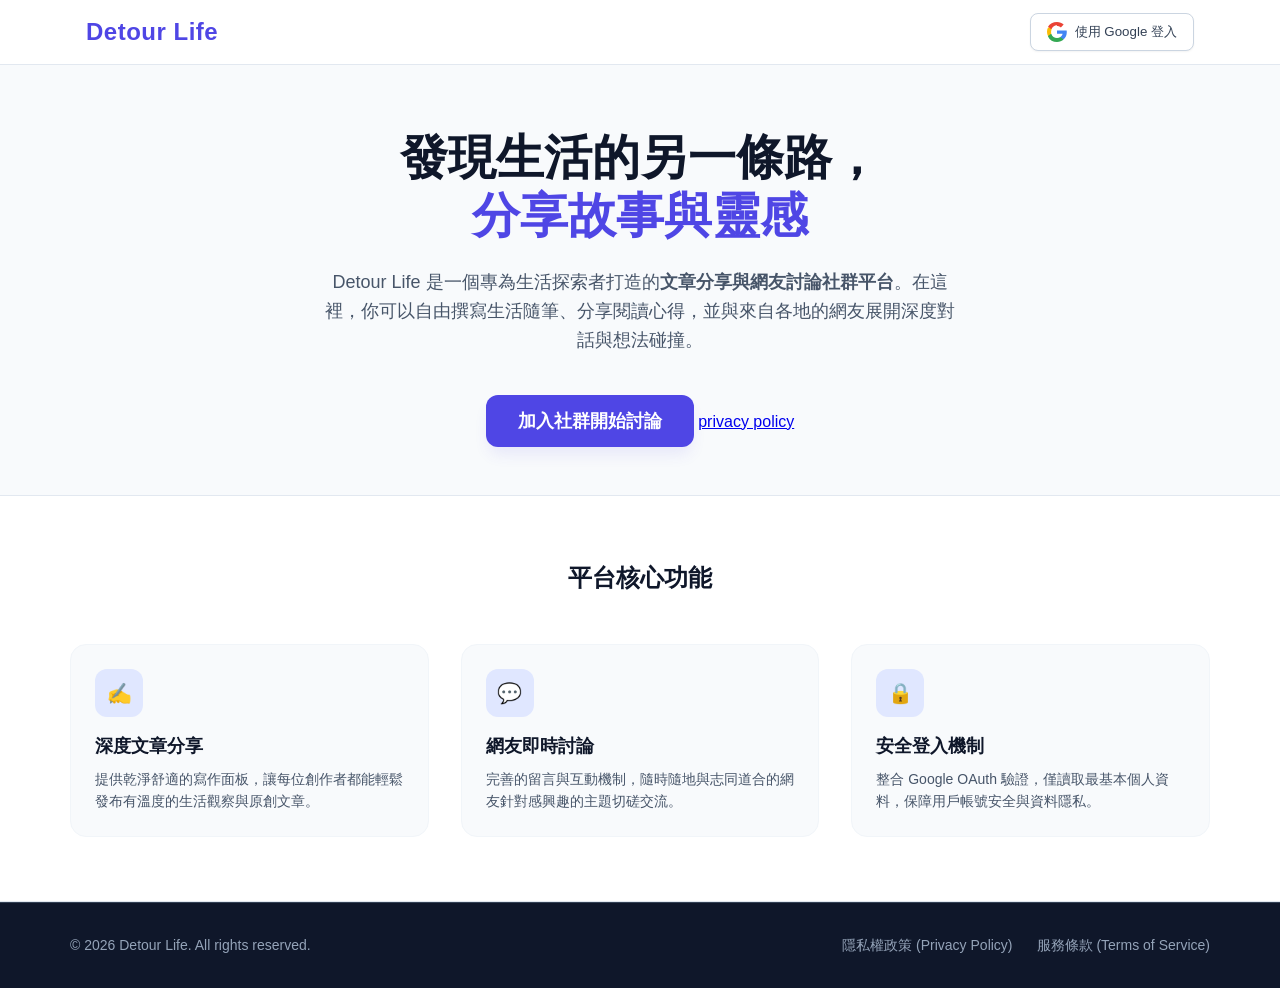
<file: index.html>
<!DOCTYPE html>
<html lang="zh-TW">
<head>
    <meta charset="UTF-8">
    <meta name="viewport" content="width=device-width, initial-scale=1.0">
    <title>Detour Life - 發現生活的另一條路｜文章分享與網友討論社群</title>
    <!-- 引入同層級的純靜態本地 CSS 檔案 -->
    <link rel="stylesheet" href="style.css">
</head>
<body>

    <header>
        <div class="nav-container">
            <div class="logo">Detour Life</div>
            <nav>
                <button onclick="handleLogin()" class="btn-google">
                    <svg style="width:20px; height:20px;" viewBox="0 0 24 24">
                        <path fill="#4285F4" d="M23.745 12.27c0-.7-.06-1.4-.19-2.07H12v3.92h6.69c-.29 1.5-1.14 2.77-2.4 3.61v3h3.86c2.26-2.09 3.59-5.17 3.59-8.46z"/>
                        <path fill="#34A853" d="M12 24c3.24 0 5.95-1.08 7.93-2.91l-3.86-3c-1.08.72-2.45 1.16-4.07 1.16-3.13 0-5.78-2.11-6.73-4.96H1.21v3.11C3.18 21.88 7.31 24 12 24z"/>
                        <path fill="#FBBC05" d="M5.27 14.29c-.25-.72-.38-1.49-.38-2.29s.14-1.57.38-2.29V6.6H1.21C.44 8.14 0 9.89 0 11.7s.44 3.56 1.21 5.1l4.06-3.11z"/>
                        <path fill="#EA4335" d="M12 4.75c1.77 0 3.35.61 4.6 1.8l3.43-3.43C17.95 1.19 15.24 0 12 0 7.31 0 3.18 2.12 1.21 5.7l4.06 3.11c.95-2.85 3.6-4.96 6.73-4.96z"/>
                    </svg>
                    <span>使用 Google 登入</span>
                </button>
            </nav>
        </div>
    </header>

    <main>
        <section class="hero">
            <h1>發現生活的另一條路，<br><span>分享故事與靈感</span></h1>
            <p>
                Detour Life 是一個專為生活探索者打造的<strong>文章分享與網友討論社群平台</strong>。在這裡，你可以自由撰寫生活隨筆、分享閱讀心得，並與來自各地的網友展開深度對話與想法碰撞。
            </p>
            <div class="cta-group">
                <button onclick="handleLogin()" class="btn-primary">加入社群開始討論</button>
                <a href="policy.html">privacy policy</a>
            </div>
        </section>

        <section class="features-section">
            <h2>平台核心功能</h2>
            <div class="grid">
                <div class="card">
                    <div class="card-icon">✍️</div>
                    <h3>深度文章分享</h3>
                    <p>提供乾淨舒適的寫作面板，讓每位創作者都能輕鬆發布有溫度的生活觀察與原創文章。</p>
                </div>
                <div class="card">
                    <div class="card-icon">💬</div>
                    <h3>網友即時討論</h3>
                    <p>完善的留言與互動機制，隨時隨地與志同道合的網友針對感興趣的主題切磋交流。</p>
                </div>
                <div class="card">
                    <div class="card-icon">🔒</div>
                    <h3>安全登入機制</h3>
                    <p>整合 Google OAuth 驗證，僅讀取最基本個人資料，保障用戶帳號安全與資料隱私。</p>
                </div>
            </div>
        </section>
    </main>

    <footer>
        <div class="footer-container">
            <div>&copy; 2026 Detour Life. All rights reserved.</div>
            <div class="footer-links">
                <button onclick="toggleModal('privacy-modal')">隱私權政策 (Privacy Policy)</button>
                <button onclick="toggleModal('terms-modal')">服務條款 (Terms of Service)</button>
            </div>
        </div>
    </footer>

    <!-- 隱私權政策彈出視窗 -->
    <div id="privacy-modal" class="modal">
        <div class="modal-overlay" onclick="toggleModal('privacy-modal')"></div>
        <div class="modal-container">
            <div class="modal-header">
                <p>隱私權政策 (Privacy Policy)</p>
                <button onclick="toggleModal('privacy-modal')" class="modal-close">&times;</button>
            </div>
            <div class="modal-body">
                <p>歡迎瀏覽 Detour Life（以下簡稱「本網站」）。我們非常重視您的個人隱私，並嚴格遵守 Google API 服務數據政策。本政策旨在說明我們如何收集、使用及保護您的個人資料。</p>
                <h4>1. 資料收集與授權範疇</h4>
                <p>當您點擊「使用 Google 登入」時，本網站會在取得您的明確同意後，透過 Google OAuth 安全機制讀取以下基本資訊：</p>
                <ul>
                    <li><strong>電子郵件地址 (Email)：</strong>用於建立、識別您的唯一會員帳戶，並作為未來的核心通訊管道。</li>
                    <li><strong>公開個人檔案 (Profile)：</strong>包含您的顯示名稱（Name）與公開頭像，僅用於在本網站的文章分享與網友討論區中顯示您的使用者身份。</li>
                </ul>
                <h4>2. 資料使用目的與第三方限制</h4>
                <p>我們所收集的資料<strong>僅用於本網站內的身分驗證與個人化功能提供</strong>（如：發表文章、追蹤討論回覆）。我們絕不會將您的 Google 個人數據出售、租借或分享給任何第三方機構，亦不將其用於任何形式的廣告投遞。所有數據傳輸皆在加密技術（HTTPS）的保護下進行。</p>
                <h4>3. 帳號與數據刪除權利</h4>
                <p>用戶可隨時透過本網站設定頁面申請撤銷 Google 登入授權並刪除其在 Detour Life 的帳戶，一旦申請成功，我們將於 24 小時內完整抹除資料庫（Cloudflare D1）中與您相關的所有使用者紀錄與偏好設定。</p>
            </div>
            <div class="modal-footer">
                <button onclick="toggleModal('privacy-modal')" class="btn-close-modal">關閉</button>
            </div>
        </div>
    </div>

    <!-- 服務條款彈出視窗 -->
    <div id="terms-modal" class="modal">
        <div class="modal-overlay" onclick="toggleModal('terms-modal')"></div>
        <div class="modal-container">
            <div class="modal-header">
                <p>服務條款 (Terms of Service)</p>
                <button onclick="toggleModal('terms-modal')" class="modal-close">&times;</button>
            </div>
            <div class="modal-body">
                <p>感謝您使用 Detour Life！當您開始使用本網站服務時，即代表您已閱讀並同意接受本服務條款之所有內容。</p>
                <h4>1. 用戶帳號與安全</h4>
                <p>本網站利用 Google 生態系進行第三方登入驗證。您有責任維護您 Google 帳號的安全。任何透過您帳號在平台發表的文章或言論，均視為您本人的行為。</p>
                <h4>2. 社群行為準則與討論規範</h4>
                <p>Detour Life 為一個理性的文章分享與討論平台。用戶在發表文章或參與網友討論時，應遵守現行法律，嚴禁發布包含暴力、色情、人身攻擊、商業廣告或惡意垃圾訊息等內容。本網站保留刪除違規文章與限制用戶帳號之權利。</p>
                <h4>3. 服務中斷與免責聲明</h4>
                <p>本網站基於 Cloudflare 雲端架構進行部署與維護，雖然我們努力確保平台的穩定性，但對於因不可抗力或技術故障導致的服務暫時中斷或數據遺失，本網站不承擔法律上的損害賠償責任。</p>
            </div>
            <div class="modal-footer">
                <button onclick="toggleModal('terms-modal')" class="btn-close-modal">關閉</button>
            </div>
        </div>
    </div>

    <script>
        function toggleModal(modalId) {
            const body = document.querySelector('body');
            const modal = document.getElementById(modalId);
            modal.classList.toggle('active');
            body.classList.toggle('modal-active');
        }
        function handleLogin() {
            window.location.href = '/api/auth/google';
        }
    </script>
</body>
</html>
</file>
<file: style.css>
:root {
    --primary: #4f46e5;
    --primary-hover: #4338ca;
    --slate-50: #f8fafc;
    --slate-100: #f1f5f9;
    --slate-200: #e2e8f0;
    --slate-300: #cbd5e1;
    --slate-400: #94a3b8;
    --slate-600: #475569;
    --slate-700: #334155;
    --slate-800: #1e293b;
    --slate-900: #0f172a;
}
* { box-sizing: border-box; margin: 0; padding: 0; }
body {
    font-family: -apple-system, BlinkMacSystemFont, "Segoe UI", Roboto, sans-serif;
    background-color: var(--slate-50);
    color: var(--slate-800);
    line-height: 1.5;
    min-height: 100vh;
    display: flex;
    flex-direction: column;
}
body.modal-active { overflow: hidden; }
header {
    background-color: #ffffff;
    border-bottom: 1px solid var(--slate-200);
    position: sticky;
    top: 0;
    z-index: 40;
}
.nav-container {
    max-width: 1140px;
    margin: 0 auto;
    padding: 0 16px;
    height: 64px;
    display: flex;
    align-items: center;
    justify-content: space-between;
}
.logo { font-size: 24px; font-weight: 900; color: var(--primary); letter-spacing: 0.5px; }
.btn-google {
    display: flex;
    align-items: center;
    gap: 8px;
    background-color: #ffffff;
    border: 1px solid var(--slate-300);
    color: var(--slate-700);
    padding: 8px 16px;
    border-radius: 8px;
    font-weight: 500;
    cursor: pointer;
    box-shadow: 0 1px 2px rgba(0,0,0,0.05);
}
.btn-google:hover { background-color: var(--slate-50); }
main { flex-grow: 1; }
.hero { max-width: 800px; margin: 0 auto; padding: 64px 16px 48px 16px; text-align: center; }
.hero h1 { font-size: 40px; font-weight: 800; color: var(--slate-900); line-height: 1.2; }
.hero h1 span { color: var(--primary); }
.hero p { margin-top: 24px; font-size: 18px; color: var(--slate-600); max-width: 640px; margin-left: auto; margin-right: auto; line-height: 1.6; }
.cta-group { margin-top: 40px; }
.btn-primary {
    background-color: var(--primary);
    color: #ffffff;
    padding: 14px 32px;
    border-radius: 12px;
    font-weight: 600;
    font-size: 18px;
    border: none;
    cursor: pointer;
    box-shadow: 0 10px 15px -3px rgba(79, 70, 229, 0.1);
}
.btn-primary:hover { background-color: var(--primary-hover); }
.features-section { background-color: #ffffff; border-top: 1px solid var(--slate-200); border-bottom: 1px solid var(--slate-200); padding: 64px 16px; }
.features-section h2 { font-size: 24px; font-weight: 700; text-align: center; color: var(--slate-900); margin-bottom: 48px; }
.grid { max-width: 1140px; margin: 0 auto; display: grid; grid-template-columns: 1fr; gap: 32px; }
@media (min-width: 768px) {
    .grid { grid-template-columns: repeat(3, 1fr); }
    .hero h1 { font-size: 48px; }
}
.card { padding: 24px; background-color: var(--slate-50); border-radius: 16px; border: 1px solid var(--slate-100); }
.card-icon { width: 48px; height: 48px; background-color: #e0e7ff; border-radius: 12px; display: flex; align-items: center; justify-content: center; font-size: 20px; margin-bottom: 16px; }
.card h3 { font-size: 18px; font-weight: 700; color: var(--slate-900); margin-bottom: 8px; }
.card p { color: var(--slate-600); font-size: 14px; line-height: 1.6; }
footer { background-color: var(--slate-900); color: var(--slate-400); border-top: 1px solid #334155; font-size: 14px; padding: 32px 16px; }
.footer-container { max-width: 1140px; margin: 0 auto; display: flex; flex-direction: column; align-items: center; justify-content: space-between; gap: 16px; }
@media (min-width: 768px) { .footer-container { flex-direction: row; gap: 0; } }
.footer-links { display: flex; gap: 24px; }
.footer-links button { background: none; border: none; color: var(--slate-400); font-size: 14px; cursor: pointer; }
.footer-links button:hover { color: #ffffff; }
.modal { position: fixed; top: 0; left: 0; width: 100%; height: 100%; display: flex; align-items: center; justify-content: center; z-index: 50; opacity: 0; pointer-events: none; transition: opacity 0.25s ease; }
.modal.active { opacity: 1; pointer-events: auto; }
.modal-overlay { position: absolute; width: 100%; height: 100%; background-color: rgba(15, 23, 42, 0.6); }
.modal-container { background-color: #ffffff; width: 91.666%; max-width: 640px; margin: 0 auto; border-radius: 16px; box-shadow: 0 25px 50px -12px rgba(0,0,0,0.25); z-index: 51; overflow-y: auto; max-height: 80vh; display: flex; flex-direction: column; }
.modal-header { padding: 24px 24px 16px 24px; border-bottom: 1px solid var(--slate-200); display: flex; justify-content: space-between; align-items: center; }
.modal-header p { font-size: 20px; font-weight: 700; color: var(--slate-900); }
.modal-close { background: none; border: none; font-size: 28px; color: var(--slate-400); cursor: pointer; line-height: 1; }
.modal-body { padding: 24px; overflow-y: auto; color: var(--slate-600); font-size: 14px; line-height: 1.6; }
.modal-body h4 { font-size: 15px; font-weight: 700; color: var(--slate-900); margin: 16px 0 8px 0; }
.modal-body ul { padding-left: 20px; margin-bottom: 12px; }
.modal-body li { margin-bottom: 4px; }
.modal-footer { padding: 16px 24px; border-top: 1px solid var(--slate-200); display: flex; justify-content: flex-end; }
.btn-close-modal { background-color: var(--slate-100); color: var(--slate-700); border: none; padding: 8px 16px; border-radius: 8px; font-weight: 500; cursor: pointer; }
.btn-close-modal:hover { background-color: var(--slate-200); }
</file>
